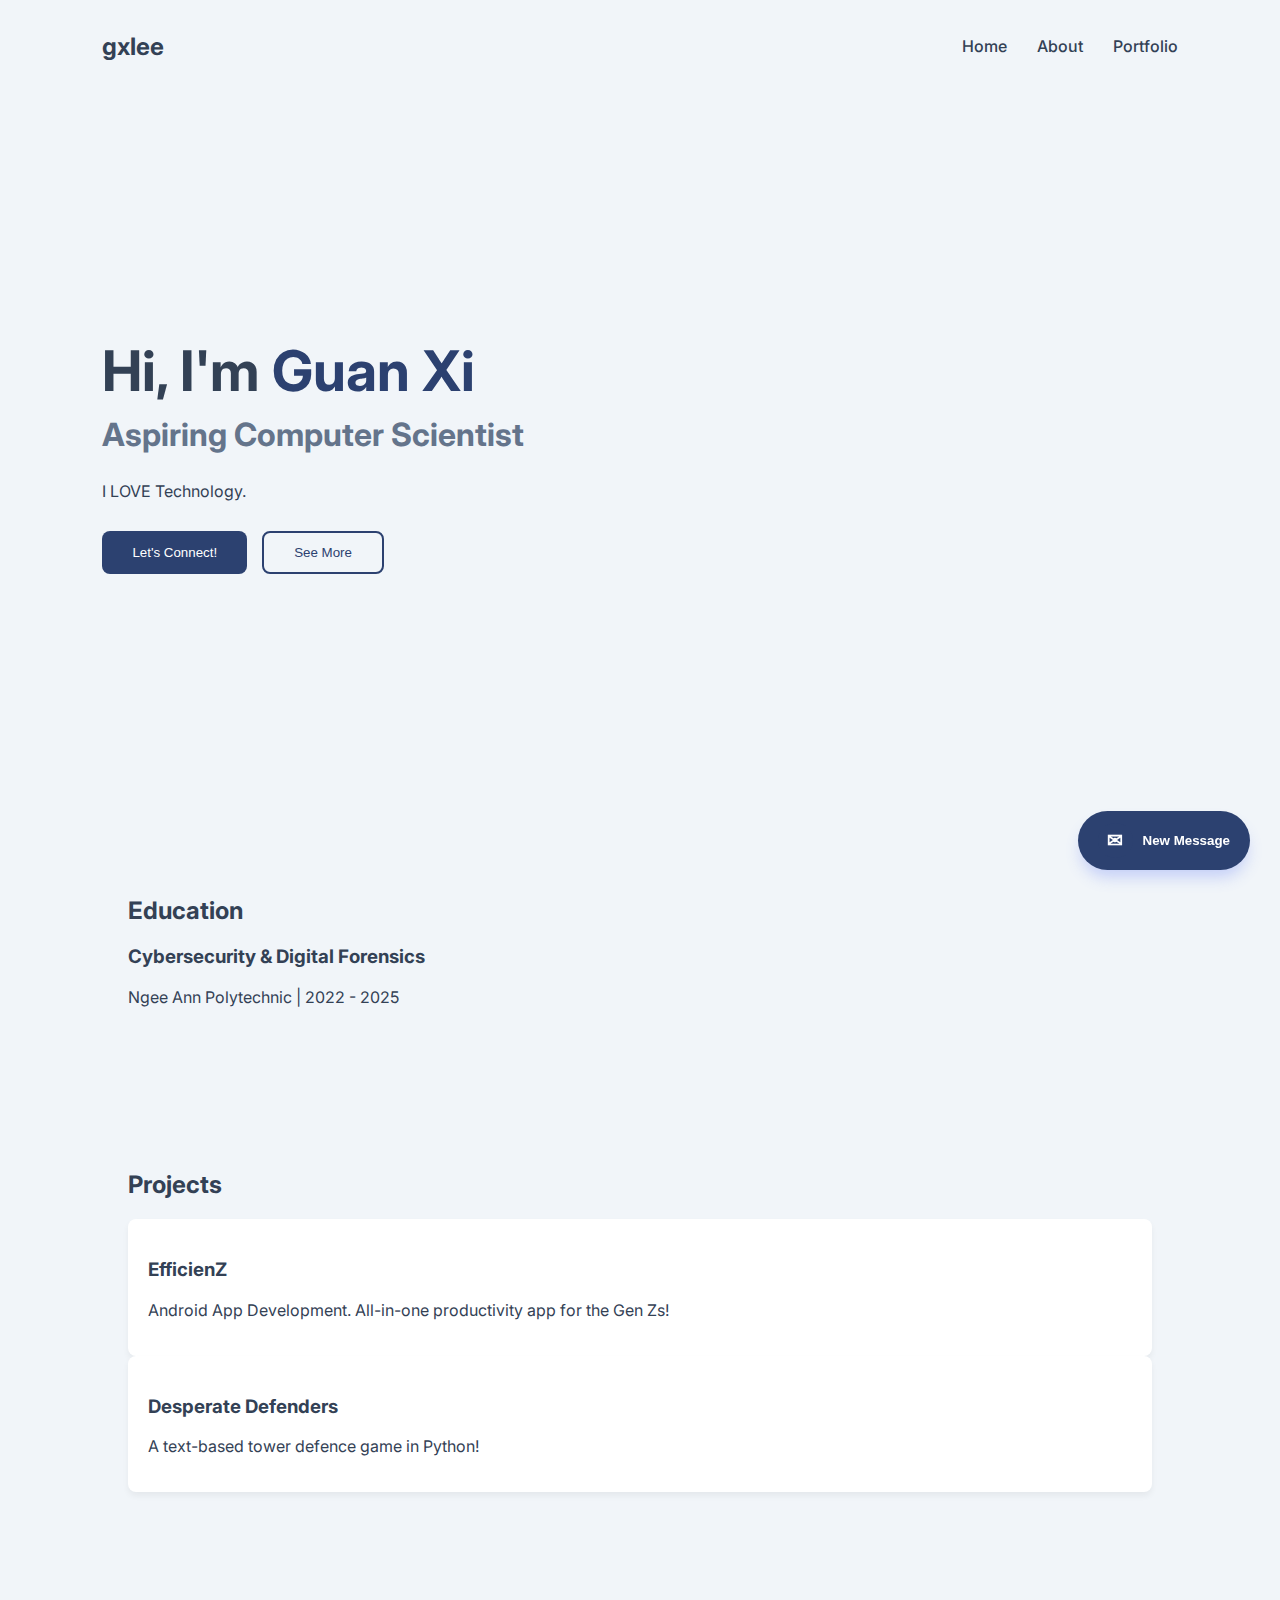
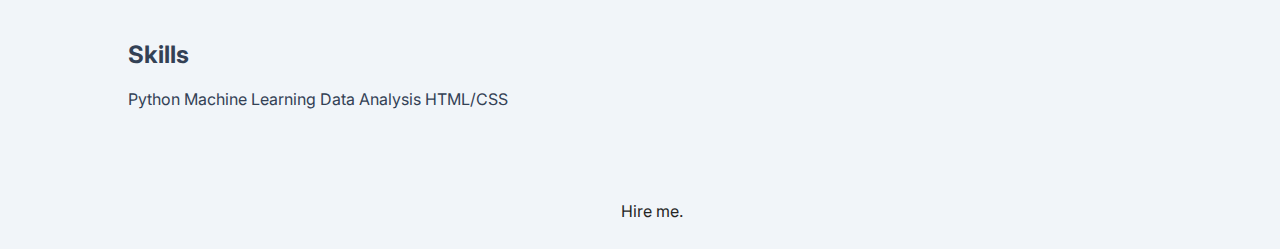
<file: index.html>
<!DOCTYPE html>
<html lang="en">
<head>
    <meta charset="UTF-8">
    <meta name="viewport" content="width=device-width, initial-scale=1.0">
    <title>Student Portfolio</title>
    <link href="https://fonts.googleapis.com/css2?family=Inter:wght@400;700&display=swap" rel="stylesheet">
    <link rel="stylesheet" href="css/style.css">
    <!-- <script src="script.js"></script> -->
</head>
<body>

    <nav>
        <div class="logo">gxlee</div>
        <ul class="nav-links">
            <li><a href="#">Home</a></li>
            <li><a href="#">About</a></li>
            <li><a href="#">Portfolio</a></li>
        </ul>
    </nav>

    <main class="hero">
        <div class="hero-text">
            <h1>Hi, I'm <span>Guan Xi</span></h1>
            <h2>Aspiring Computer Scientist</h2>
            <p>I LOVE Technology.</p>
            <div class="hero-btns">
                <button class="btn-primary">Let's Connect!</button>
                <button class="btn-secondary">See More</button>
            </div>
        </div>
        <!-- <div class="hero-image">
            <img src="your-photo.png" alt="Your Profile">
        </div> -->
    </main>
</body>
</html>

    <section id="education">
        <h2>Education</h2>
        <div class="edu-item">
            <h3>Cybersecurity & Digital Forensics</h3>
            <p>Ngee Ann Polytechnic | 2022 - 2025</p>
        </div>
    </section>

    <section id="projects">
        <h2>Projects</h2>
        <div class="project-grid">
            <div class="project-card">
                <h3>EfficienZ</h3>
                <p>Android App Development. All-in-one productivity app for the Gen Zs!</p>
            </div>
        </div>
        <div class="project-grid">
            <div class="project-card">
                <h3>Desperate Defenders</h3>
                <p>A text-based tower defence game in Python!</p>
            </div>
        </div>
    </section>

    <section id="skills">
        <h2>Skills</h2>
        <div class="skills-list">
            <span>Python</span>
            <span>Machine Learning</span>
            <span>Data Analysis</span>
            <span>HTML/CSS</span>
        </div>
    </section>

    <button class="msg-popup">
        <span class="icon">✉</span> New Message
    </button>

    <div class="modal-overlay" id="contactModal">
    <div class="modal-content">
        <button class="close-btn" id="closeModal">&times;</button>
        <h2>New Message!</h2>
        <p>Hi there! I've got something special for you.</p>
        <a href="hehe.html">Click Here!</a>
    </div>
</div>

    <footer id="contact">
        <p>Hire me.</p>
    </footer>

    <script src="script.js"></script>
</body>
</html>
</file>
<file: css/style.css>
:root {
    --primary-colour: #2c4170;
    --dark-text: #334155;
    --bg-gray: #f1f5f9;
}

body {
    font-family: 'Inter', sans-serif;
    margin: 0;
    background-color: var(--bg-gray);
    color: var(--dark-text);
    
}

html {
    max-width: 100%;
    overflow-x: hidden;
}

/* Navigation */
nav {
    display: flex;
    justify-content: space-between;
    align-items: center;
    padding: 20px 8%;
}

.logo { font-size: 1.5rem; font-weight: 700; }
.logo span { color: var(--primary-colour); }

.nav-links { display: flex; list-style: none; gap: 30px; }
.nav-links a { text-decoration: none; color: var(--dark-text); font-weight: 500; }

.btn-talk {
    background: var(--primary-colour);
    color: white;
    padding: 10px 25px;
    border: none;
    border-radius: 8px;
    cursor: pointer;
}

/* Hero Section */
.hero {
    display: flex;
    align-items: center;
    padding: 50px 8%;
    min-height: calc(100vh - 20vh);
    box-sizing: border-box;
}

.hero-text { flex: 1; }
.hero-text h1 { font-size: 3.5rem; margin-bottom: 10px; }
.hero-text h1 span { color: var(--primary-colour); }
.hero-text h2 { font-size: 2rem; color: #64748b; margin-top: 0; }

.hero-btns { display: flex; gap: 15px; margin: 30px 0; }

.btn-primary {
    background: var(--primary-colour);
    color: white;
    border: none;
    padding: 12px 30px;
    border-radius: 8px;
}

.btn-secondary {
    background: transparent;
    border: 2px solid var(--primary-colour);
    color: var(--primary-colour);
    padding: 12px 30px;
    border-radius: 8px;
}

.hero-image { flex: 1; text-align: right; }
.hero-image img {
    max-width: 100%;
    border-radius: 20px; /* Optional: adds a modern feel */
}

/* Social Icons */
.social-icons { display: flex; gap: 10px; }
.icon {
    width: 35px;
    height: 35px;
    background: var(--primary-colour);
    color: white;
    border-radius: 50%;
    display: flex;
    align-items: center;
    justify-content: center;
    font-size: 0.8rem;
}

section {
    padding: 4rem 10%;
}

.project-grid {
    display: grid;
    grid-template-columns: repeat(auto-fit, minmax(250px, 1fr));
    gap: 20px;
}

.project-card {
    background: white;
    padding: 20px;
    border-radius: 8px;
    box-shadow: 0 4px 6px rgba(0,0,0,0.05);
    transition: transform 0.3s;
}

.project-card:hover {
    transform: translateY(-5px);
}

.msg-popup {
    /* Critical placement properties */
    position: fixed;
    bottom: calc(30px + env(safe-area-inset-bottom));
    right: 30px;
    z-index: 1000; /* Ensures it stays above images and text */
    box-sizing: border-box;

    /* Styling to match your theme */
    background-color: var(--primary-colour); /* Your signature purple */
    color: white;
    border: none;
    padding: 12px 20px;
    border-radius: 50px; /* Pill shape */
    font-weight: 600;
    cursor: pointer;
    box-shadow: 0 10px 15px -3px rgba(92, 120, 246, 0.3);
    display: flex;
    align-items: center;
    gap: 10px;
    transition: transform 0.2s, background-color 0.2s;
    animation: pulse-glow 2s infinite;
}

/* .msg-popup:hover {
    background-color: #101447; /* Slightly darker purple on hover 
    transform: scale(1.05); /* Subtle pop effect 
} */

.msg-popup .icon {
    font-size: 1.2rem;
}

@keyframes pulse-glow {
    0% {
        box-shadow: 0 0 0 0 rgba(243, 159, 103, 0.877);
    }
    70% {
        /* The shadow spreads out to 15px */
        box-shadow: 0 0 0 20px rgba(246, 166, 92, 0);
    }
    100% {
        box-shadow: 0 0 0 0 rgba(246, 179, 92, 0);
    }
}

.modal-overlay {
    position: fixed;
    top: 0;
    left: 0;
    width: 100%;
    height: 100%;
    background: rgba(0, 0, 0, 0.6); /* Semi-transparent black */
    display: none; /* Hidden by default */
    justify-content: center;
    align-items: center;
    z-index: 9999; /* Higher than the popup button */
}

/* This class will be added via JS to show the modal */
.modal-overlay.active {
    display: flex;
}

.modal-content {
    background: white;
    padding: 40px;
    border-radius: 15px;
    width: 90%;
    max-width: 500px;
    position: relative;
    box-shadow: 0 20px 25px -5px rgba(0, 0, 0, 0.2);
}

.close-btn {
    position: absolute;
    top: 15px;
    right: 20px;
    background: none;
    border: none;
    font-size: 2rem;
    cursor: pointer;
    color: #64748b;
}

footer {
    padding: 12px;
    height: 5%;
    width: 100%;
    background: #333;
    color: #252525;
    display: flex;
    background-color: var(--bg-gray);
    justify-content: center;
}
</file>
